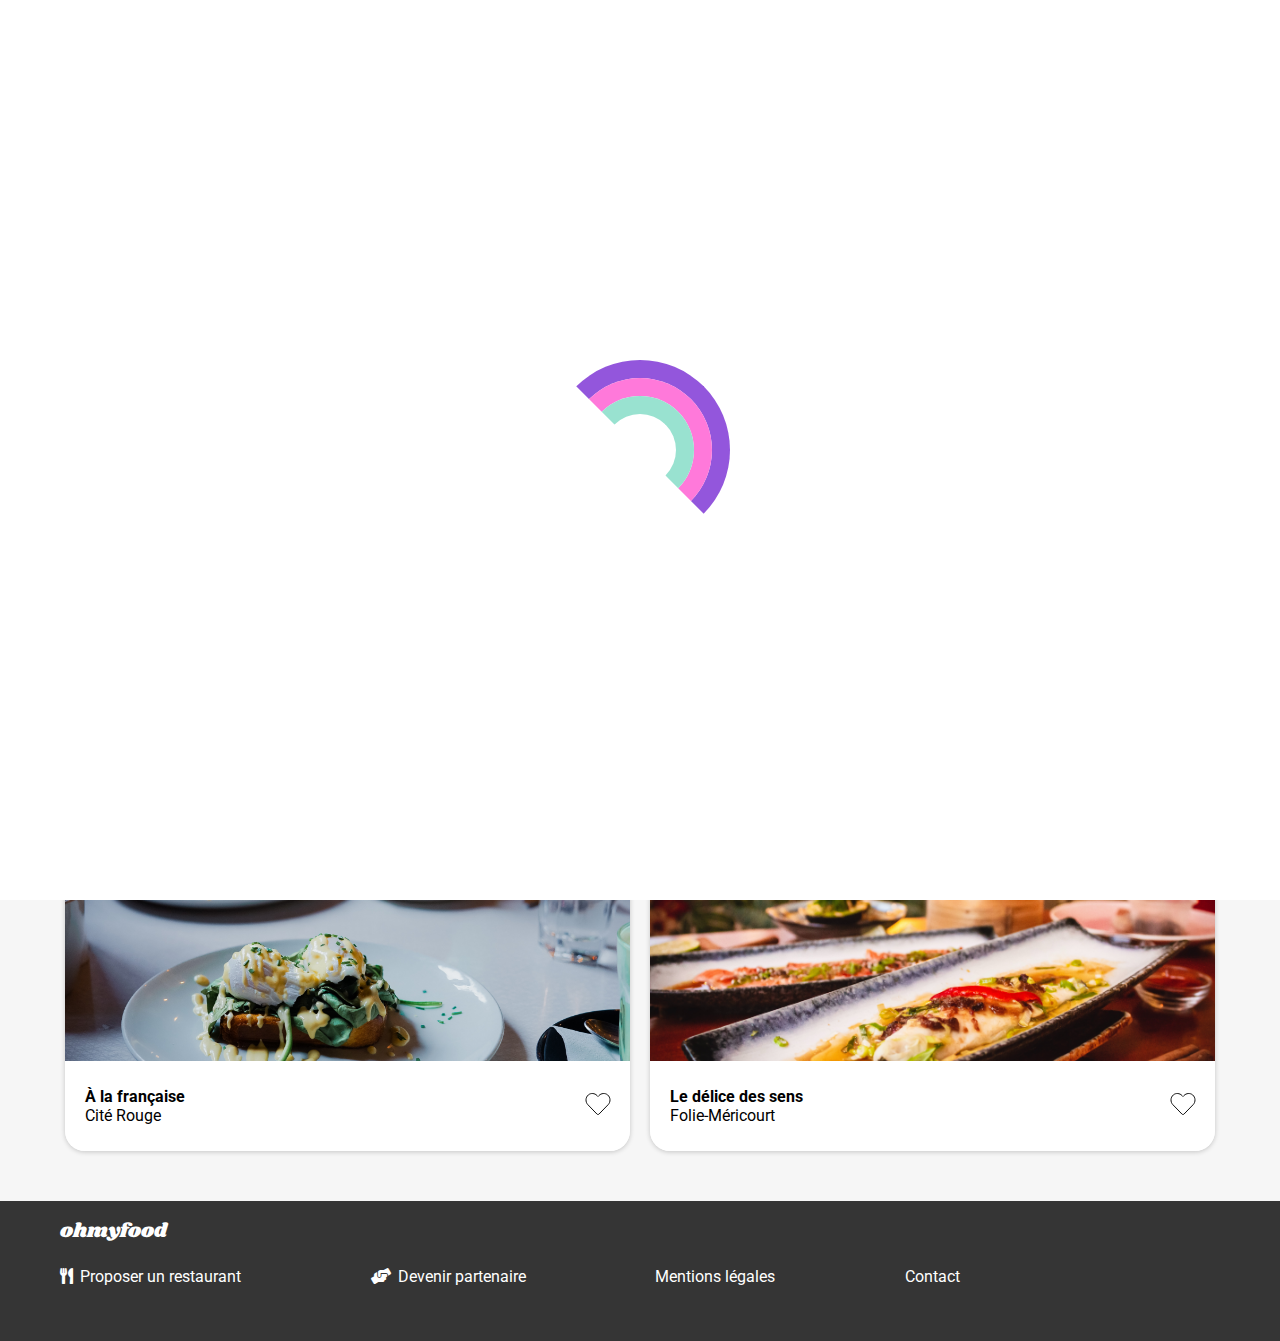
<file: html/index.html>
<!DOCTYPE html>
<html lang="fr">
  <head>
    <meta charset="UTF-8" />
    <meta name="viewport" content="width=device-width, initial-scale=1.0" />
    <title>ohmyfood</title>

    <!-- CSS -->
    <link rel="stylesheet" href="../css/main.css" />
    <!-- Font Awesome -->
    <link
      rel="stylesheet"
      href="https://cdnjs.cloudflare.com/ajax/libs/font-awesome/5.13.1/css/all.min.css"
    />
    <!-- Google Fonts -->
    <link rel="preconnect" href="https://fonts.gstatic.com" />
    <link
      href="https://fonts.googleapis.com/css2?family=Roboto:ital,wght@0,300;0,400;0,500;0,700;1,300;1,400;1,500&amp;display=swap"
      rel="stylesheet"
    />
    <link
      href="https://fonts.googleapis.com/css2?family=Shrikhand&amp;display=swap"
      rel="stylesheet"
    />
  </head>
  <body>
    <!-- Loading spinner -->
    <div class="loader">
      <div class="loader__spinner"></div>
    </div>

    <!-- Logo -->
    <header>
      <div class="header">
        <a href="index.html"><h1 class="header__logo">ohmyfood</h1></a>
      </div>
    </header>

    <!-- Localisation -->
    <main class="main">
      <div class="location">
        <div class="location__icon">
          <i class="fas fa-map-marker-alt"></i>
        </div>
        <div class="location__city">
          <p>Paris, Belleville</p>
        </div>
      </div>

      <!-- Hero section -->
      <section class="hero">
        <div class="hero__container">
          <h2 class="hero__title">Réservez le menu qui vous convient</h2>
          <p class="hero__text">
            Découvrez des restaurants d'exception, séléctionnés par nos soins
          </p>
          <a href="#restaurants">
            <div class="hero__button">
              <p>Explorer nos restaurants</p>
            </div>
          </a>
        </div>
      </section>

      <!-- Process -->
      <section class="process__contain">
        <div class="process">
          <h2 class="process__title">Fonctionnement</h2>
          <div class="process__steps">
            <div class="process__step">
              <div class="process__number">1</div>
              <div class="process__icon"><i class="fas fa-mobile-alt"></i></div>
              <p class="process__text">Choisissez un restaurant</p>
            </div>
            <div class="process__step">
              <div class="process__number">2</div>
              <div class="process__icon"><i class="fas fa-list-ul"></i></div>
              <p class="process__text">Composez votre menu</p>
            </div>
            <div class="process__step">
              <div class="process__number">3</div>
              <div class="process__icon"><i class="fas fa-store"></i></div>
              <p class="process__text">Dégustez au restaurant</p>
            </div>
          </div>
        </div>
      </section>

      <!-- Restaurants -->
      <section class="restaurant" id="restaurants">
        <h2 class="restaurant__title">Restaurants</h2>
        <div class="restaurant__cards">
          <div class="restaurant__card">
            <a href="la-palette-du-gout.html">
              <div class="restaurant__card-image">
                <div class="restaurant__card-new"><p>Nouveau</p></div>
                <img src="../img/restaurant1.jpg" alt="La palette du goût" />
              </div>
            </a>
            <div class="restaurant__block">
              <a href="la-palette-du-gout.html">
                <div class="restaurant__block-info">
                  <div class="restaurant__block-name">La palette du goût</div>
                  <div class="restaurant__block-city">Ménilmontant</div>
                </div>
              </a>
              <div class="restaurant__block-hearts">
                <div class="heart">
                  <svg class="heart-empty" viewBox="0 0 512 512" width="100">
                    <path
                      d="M462.3 62.6C407.5 15.9 326 24.3 275.7 76.2L256 96.5l-19.7-20.3C186.1 24.3 104.5 15.9 49.7 62.6c-62.8 53.6-66.1 149.8-9.9 207.9l193.5 199.8c12.5 12.9 32.8 12.9 45.3 0l193.5-199.8c56.3-58.1 53-154.3-9.8-207.9z"
                    />
                  </svg>
                  <svg class="heart-full" viewBox="0 0 512 512" width="100">
                    <path
                      d="M462.3 62.6C407.5 15.9 326 24.3 275.7 76.2L256 96.5l-19.7-20.3C186.1 24.3 104.5 15.9 49.7 62.6c-62.8 53.6-66.1 149.8-9.9 207.9l193.5 199.8c12.5 12.9 32.8 12.9 45.3 0l193.5-199.8c56.3-58.1 53-154.3-9.8-207.9z"
                    />
                    <defs>
                      <linearGradient id="text-fill">
                        <stop offset="0%" stop-color="#9356DC"></stop>
                        <stop offset="100%" stop-color="#FF79DA"></stop>
                      </linearGradient>
                    </defs>
                  </svg>
                </div>
              </div>
            </div>
          </div>

          <div class="restaurant__card">
            <a href="la-note-enchantee.html">
              <div class="restaurant__card-image">
                <img src="../img/restaurant2.jpg" alt="La note enchantée" />
                <div class="restaurant__card-new"><p>Nouveau</p></div>
              </div>
            </a>
            <div class="restaurant__block">
              <a href="la-note-enchantee.html">
                <div class="restaurant__block-info">
                  <div class="restaurant__block-name">La note enchantée</div>
                  <div class="restaurant__block-city">Charonne</div>
                </div>
              </a>
              <div class="restaurant__block-hearts">
                <div class="heart">
                  <svg class="heart-empty" viewBox="0 0 512 512" width="100">
                    <path
                      d="M462.3 62.6C407.5 15.9 326 24.3 275.7 76.2L256 96.5l-19.7-20.3C186.1 24.3 104.5 15.9 49.7 62.6c-62.8 53.6-66.1 149.8-9.9 207.9l193.5 199.8c12.5 12.9 32.8 12.9 45.3 0l193.5-199.8c56.3-58.1 53-154.3-9.8-207.9z"
                    />
                  </svg>
                  <svg class="heart-full" viewBox="0 0 512 512" width="100">
                    <path
                      d="M462.3 62.6C407.5 15.9 326 24.3 275.7 76.2L256 96.5l-19.7-20.3C186.1 24.3 104.5 15.9 49.7 62.6c-62.8 53.6-66.1 149.8-9.9 207.9l193.5 199.8c12.5 12.9 32.8 12.9 45.3 0l193.5-199.8c56.3-58.1 53-154.3-9.8-207.9z"
                    />
                    <defs>
                      <linearGradient id="text-fill-1">
                        <stop offset="0%" stop-color="#9356DC"></stop>
                        <stop offset="100%" stop-color="#FF79DA"></stop>
                      </linearGradient>
                    </defs>
                  </svg>
                </div>
              </div>
            </div>
          </div>

          <div class="restaurant__card">
            <a href="a-la-francaise.html">
              <div class="restaurant__card-image">
                <img src="../img/restaurant3.jpg" alt="À la française" />
              </div>
            </a>
            <div class="restaurant__block">
              <a href="a-la-francaise.html">
                <div class="restaurant__block-info">
                  <div class="restaurant__block-name">À la française</div>
                  <div class="restaurant__block-city">Cité Rouge</div>
                </div>
              </a>
              <div class="restaurant__block-hearts">
                <div class="heart">
                  <svg class="heart-empty" viewBox="0 0 512 512" width="100">
                    <path
                      d="M462.3 62.6C407.5 15.9 326 24.3 275.7 76.2L256 96.5l-19.7-20.3C186.1 24.3 104.5 15.9 49.7 62.6c-62.8 53.6-66.1 149.8-9.9 207.9l193.5 199.8c12.5 12.9 32.8 12.9 45.3 0l193.5-199.8c56.3-58.1 53-154.3-9.8-207.9z"
                    />
                  </svg>
                  <svg class="heart-full" viewBox="0 0 512 512" width="100">
                    <path
                      d="M462.3 62.6C407.5 15.9 326 24.3 275.7 76.2L256 96.5l-19.7-20.3C186.1 24.3 104.5 15.9 49.7 62.6c-62.8 53.6-66.1 149.8-9.9 207.9l193.5 199.8c12.5 12.9 32.8 12.9 45.3 0l193.5-199.8c56.3-58.1 53-154.3-9.8-207.9z"
                    />
                    <defs>
                      <linearGradient id="text-fill-2">
                        <stop offset="0%" stop-color="#9356DC"></stop>
                        <stop offset="100%" stop-color="#FF79DA"></stop>
                      </linearGradient>
                    </defs>
                  </svg>
                </div>
              </div>
            </div>
          </div>

          <div class="restaurant__card">
            <a href="le-delice-des-sens.html">
              <div class="restaurant__card-image">
                <img src="../img/restaurant4.jpg" alt="Le délice des sens" />
              </div>
            </a>
            <div class="restaurant__block">
              <a href="le-delice-des-sens.html">
                <div class="restaurant__block-info">
                  <div class="restaurant__block-name">Le délice des sens</div>
                  <div class="restaurant__block-city">Folie-Méricourt</div>
                </div>
              </a>
              <div class="restaurant__block-hearts">
                <div class="heart">
                  <svg class="heart-empty" viewBox="0 0 512 512" width="100">
                    <path
                      d="M462.3 62.6C407.5 15.9 326 24.3 275.7 76.2L256 96.5l-19.7-20.3C186.1 24.3 104.5 15.9 49.7 62.6c-62.8 53.6-66.1 149.8-9.9 207.9l193.5 199.8c12.5 12.9 32.8 12.9 45.3 0l193.5-199.8c56.3-58.1 53-154.3-9.8-207.9z"
                    />
                  </svg>
                  <svg class="heart-full" viewBox="0 0 512 512" width="100">
                    <path
                      d="M462.3 62.6C407.5 15.9 326 24.3 275.7 76.2L256 96.5l-19.7-20.3C186.1 24.3 104.5 15.9 49.7 62.6c-62.8 53.6-66.1 149.8-9.9 207.9l193.5 199.8c12.5 12.9 32.8 12.9 45.3 0l193.5-199.8c56.3-58.1 53-154.3-9.8-207.9z"
                    />
                    <defs>
                      <linearGradient id="text-fill-3">
                        <stop offset="0%" stop-color="#9356DC"></stop>
                        <stop offset="100%" stop-color="#FF79DA"></stop>
                      </linearGradient>
                    </defs>
                  </svg>
                </div>
              </div>
            </div>
          </div>
        </div>
      </section>
    </main>

    <!-- Footer -->
    <footer class="footer">
      <div class="footer__bloc">
        <div class="logo"><a href="index.html">ohmyfood</a></div>
        <div class="footer__bloc-links">
          <div class="footer__bloc-link">
            <i class="fas fa-utensils"></i>
            <h3 class="footer__bloc-link__title">Proposer un restaurant</h3>
          </div>
          <div class="footer__bloc-link">
            <i class="fas fa-hands-helping"></i>
            <h3 class="footer__bloc-link__title">Devenir partenaire</h3>
          </div>
          <div class="footer__bloc-link">
            <h3 class="footer__bloc-link__title">Mentions légales</h3>
          </div>
          <div class="footer__bloc-link">
            <h3 class="footer__bloc-link__title">
              <a href="mailto:contact@ohmyfood.com">Contact</a>
            </h3>
          </div>
        </div>
      </div>
    </footer>
  </body>
</html>
</file>
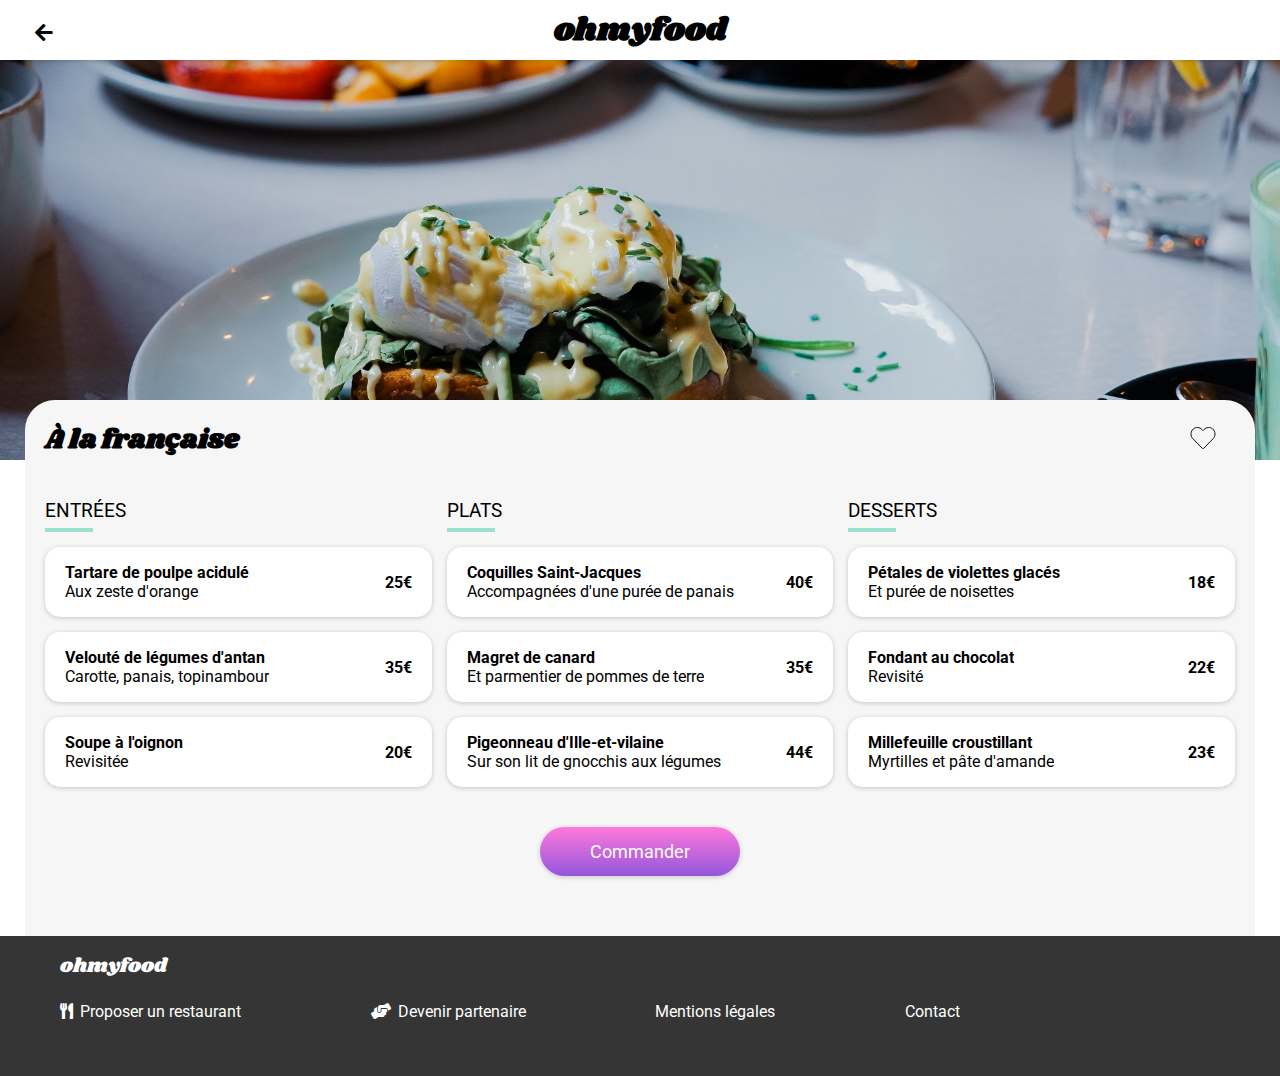
<file: html/a-la-francaise.html>
<!DOCTYPE html>
<html lang="fr">
  <head>
    <meta charset="UTF-8" />
    <meta name="viewport" content="width=device-width, initial-scale=1.0" />
    <title>À la française</title>

    <!-- CSS -->
    <link rel="stylesheet" type="text/css" href="../css/main.css" />
    <!-- Font Awesome -->
    <link
      rel="stylesheet"
      href="https://cdnjs.cloudflare.com/ajax/libs/font-awesome/5.13.1/css/all.min.css"
    />
    <!-- Fonts -->
    <link rel="preconnect" href="https://fonts.gstatic.com" />
    <link
      href="https://fonts.googleapis.com/css2?family=Roboto:ital,wght@0,300;0,400;0,500;0,700;1,300;1,400;1,500&amp;display=swap"
      rel="stylesheet"
    />
    <link
      href="https://fonts.googleapis.com/css2?family=Shrikhand&amp;display=swap"
      rel="stylesheet"
    />
  </head>
  <body>
    <!-- Logo -->
    <header>
      <div class="header">
        <div class="header__arrow-back">
          <a href="index.html"><i class="fas fa-arrow-left"></i></a>
        </div>
        <h1 class="header__logo"><a href="#top">ohmyfood</a></h1>
      </div>
    </header>

    <!-- Image -->
    <div class="img" id="top">
      <img
        class="img__image"
        src="../img/restaurant3.jpg"
        alt="À la française"
      />
    </div>

    <!-- Menu -->
    <section id="menu">
      <div class="menu">
        <div class="menu__header">
          <h2 class="menu__header__title">À la française</h2>
          <div class="menu__header__heart">
            <div class="heart">
              <svg class="heart-empty" viewBox="0 0 512 512" width="100">
                <path
                  d="M462.3 62.6C407.5 15.9 326 24.3 275.7 76.2L256 96.5l-19.7-20.3C186.1 24.3 104.5 15.9 49.7 62.6c-62.8 53.6-66.1 149.8-9.9 207.9l193.5 199.8c12.5 12.9 32.8 12.9 45.3 0l193.5-199.8c56.3-58.1 53-154.3-9.8-207.9z"
                />
              </svg>
              <svg class="heart-full" viewBox="0 0 512 512" width="100">
                <path
                  d="M462.3 62.6C407.5 15.9 326 24.3 275.7 76.2L256 96.5l-19.7-20.3C186.1 24.3 104.5 15.9 49.7 62.6c-62.8 53.6-66.1 149.8-9.9 207.9l193.5 199.8c12.5 12.9 32.8 12.9 45.3 0l193.5-199.8c56.3-58.1 53-154.3-9.8-207.9z"
                />
                <defs>
                  <linearGradient id="text-fill">
                    <stop offset="0%" stop-color="#9356DC"></stop>
                    <stop offset="100%" stop-color="#FF79DA"></stop>
                  </linearGradient>
                </defs>
              </svg>
            </div>
          </div>
        </div>
        <div class="menu__grid">
          <div class="menu__grid__bloc">
            <div class="menu__grid__title"><h3>entrées</h3></div>
            <div class="menu__grid__case" id="case-1">
              <div class="dish-and-price">
                <div class="menu__case__dish">
                  <div class="menu__case__dish-title">
                    <p>Tartare de poulpe acidulé</p>
                  </div>
                  <div class="menu__case__dish-subtitle">
                    <p>Aux zeste d'orange</p>
                  </div>
                </div>
                <div class="menu__case__price">25€</div>
              </div>
              <div class="validation__box">
                <i class="fas fa-check-circle"></i>
              </div>
            </div>
            <div class="menu__grid__case" id="case-2">
              <div class="dish-and-price">
                <div class="menu__case__dish">
                  <div class="menu__case__dish-title">
                    <p>Velouté de légumes d'antan</p>
                  </div>
                  <div class="menu__case__dish-subtitle">
                    <p>Carotte, panais, topinambour</p>
                  </div>
                </div>
                <div class="menu__case__price">35€</div>
              </div>
              <div class="validation__box">
                <i class="fas fa-check-circle"></i>
              </div>
            </div>
            <div class="menu__grid__case" id="case-3">
              <div class="dish-and-price">
                <div class="menu__case__dish">
                  <div class="menu__case__dish-title">
                    <p>Soupe à l'oignon</p>
                  </div>
                  <div class="menu__case__dish-subtitle">
                    <p>Revisitée</p>
                  </div>
                </div>
                <div class="menu__case__price">20€</div>
              </div>
              <div class="validation__box">
                <i class="fas fa-check-circle"></i>
              </div>
            </div>
          </div>
          <div class="menu__grid__bloc">
            <div class="menu__grid__title"><h3>plats</h3></div>
            <div class="menu__grid__case" id="case-1">
              <div class="dish-and-price">
                <div class="menu__case__dish">
                  <div class="menu__case__dish-title">
                    <p>Coquilles Saint-Jacques</p>
                  </div>
                  <div class="menu__case__dish-subtitle">
                    <p>Accompagnées d'une purée de panais</p>
                  </div>
                </div>
                <div class="menu__case__price">40€</div>
              </div>
              <div class="validation__box">
                <i class="fas fa-check-circle"></i>
              </div>
            </div>
            <div class="menu__grid__case" id="case-2">
              <div class="dish-and-price">
                <div class="menu__case__dish">
                  <div class="menu__case__dish-title">
                    <p>Magret de canard</p>
                  </div>
                  <div class="menu__case__dish-subtitle">
                    <p>Et parmentier de pommes de terre</p>
                  </div>
                </div>
                <div class="menu__case__price">35€</div>
              </div>
              <div class="validation__box">
                <i class="fas fa-check-circle"></i>
              </div>
            </div>
            <div class="menu__grid__case" id="case-3">
              <div class="dish-and-price">
                <div class="menu__case__dish">
                  <div class="menu__case__dish-title">
                    <p>Pigeonneau d'Ille-et-vilaine</p>
                  </div>
                  <div class="menu__case__dish-subtitle">
                    <p>Sur son lit de gnocchis aux légumes</p>
                  </div>
                </div>
                <div class="menu__case__price">44€</div>
              </div>
              <div class="validation__box">
                <i class="fas fa-check-circle"></i>
              </div>
            </div>
          </div>
          <div class="menu__grid__bloc">
            <div class="menu__grid__title"><h3>desserts</h3></div>
            <div class="menu__grid__case" id="case-1">
              <div class="dish-and-price">
                <div class="menu__case__dish">
                  <div class="menu__case__dish-title">
                    <p>Pétales de violettes glacés</p>
                  </div>
                  <div class="menu__case__dish-subtitle">
                    <p>Et purée de noisettes</p>
                  </div>
                </div>
                <div class="menu__case__price">18€</div>
              </div>
              <div class="validation__box">
                <i class="fas fa-check-circle"></i>
              </div>
            </div>
            <div class="menu__grid__case" id="case-2">
              <div class="dish-and-price">
                <div class="menu__case__dish">
                  <div class="menu__case__dish-title">
                    <p>Fondant au chocolat</p>
                  </div>
                  <div class="menu__case__dish-subtitle">
                    <p>Revisité</p>
                  </div>
                </div>
                <div class="menu__case__price">22€</div>
              </div>
              <div class="validation__box">
                <i class="fas fa-check-circle"></i>
              </div>
            </div>
            <div class="menu__grid__case" id="case-3">
              <div class="dish-and-price">
                <div class="menu__case__dish">
                  <div class="menu__case__dish-title">
                    <p>Millefeuille croustillant</p>
                  </div>
                  <div class="menu__case__dish-subtitle">
                    <p>Myrtilles et pâte d'amande</p>
                  </div>
                </div>
                <div class="menu__case__price">23€</div>
              </div>
              <div class="validation__box">
                <i class="fas fa-check-circle"></i>
              </div>
            </div>
          </div>
        </div>
        <div class="menu__contain-button">
          <div class="menu__button">Commander</div>
        </div>
      </div>
    </section>

    <footer class="footer">
      <div class="footer__bloc">
        <div class="logo"><a href="index.html">ohmyfood</a></div>
        <div class="footer__bloc-links">
          <div class="footer__bloc-link">
            <i class="fas fa-utensils"></i>
            <h3 class="footer__bloc-link__title">Proposer un restaurant</h3>
          </div>
          <div class="footer__bloc-link">
            <i class="fas fa-hands-helping"></i>
            <h3 class="footer__bloc-link__title">Devenir partenaire</h3>
          </div>
          <div class="footer__bloc-link">
            <h3 class="footer__bloc-link__title">Mentions légales</h3>
          </div>
          <div class="footer__bloc-link">
            <h3 class="footer__bloc-link__title">
              <a href="mailto:contact@ohmyfood.com">Contact</a>
            </h3>
          </div>
        </div>
      </div>
    </footer>
  </body>
</html>
</file>
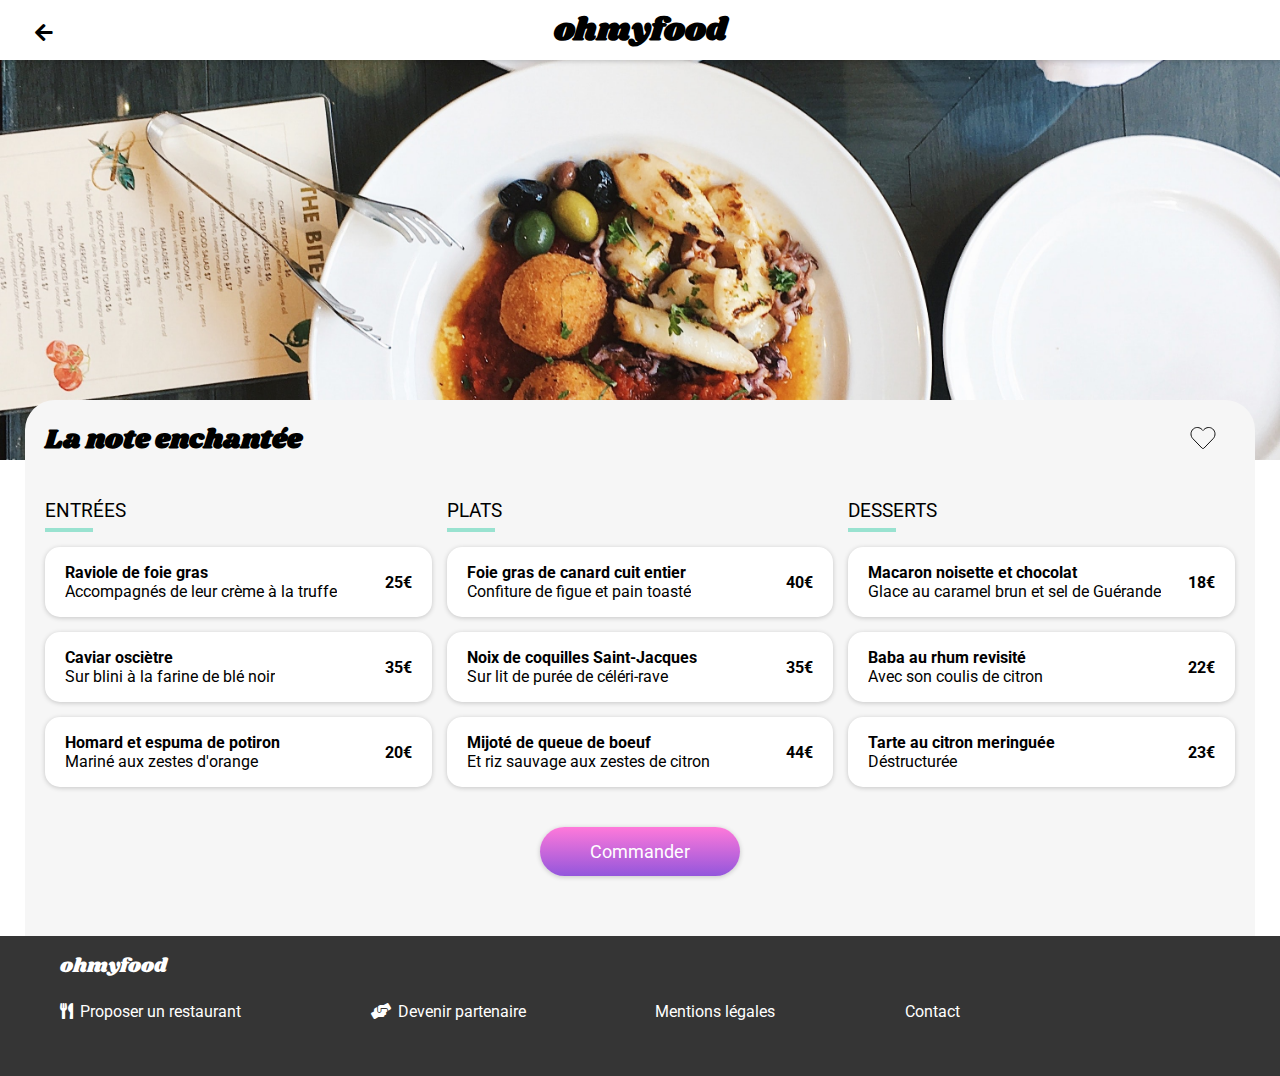
<file: html/la-note-enchantee.html>
<!DOCTYPE html>
<html lang="fr">
  <head>
    <meta charset="UTF-8" />
    <meta name="viewport" content="width=device-width, initial-scale=1.0" />
    <title>La note enchantée</title>

    <!-- CSS -->
    <link rel="stylesheet" type="text/css" href="../css/main.css" />
    <!-- Font Awesome -->
    <link
      rel="stylesheet"
      href="https://cdnjs.cloudflare.com/ajax/libs/font-awesome/5.13.1/css/all.min.css"
    />
    <!-- Fonts -->
    <link rel="preconnect" href="https://fonts.gstatic.com" />
    <link
      href="https://fonts.googleapis.com/css2?family=Roboto:ital,wght@0,300;0,400;0,500;0,700;1,300;1,400;1,500&amp;display=swap"
      rel="stylesheet"
    />
    <link
      href="https://fonts.googleapis.com/css2?family=Shrikhand&amp;display=swap"
      rel="stylesheet"
    />
  </head>
  <body>
    <!-- Logo -->
    <header>
      <div class="header">
        <div class="header__arrow-back">
          <a href="index.html"><i class="fas fa-arrow-left"></i></a>
        </div>
        <h1 class="header__logo"><a href="#top">ohmyfood</a></h1>
      </div>
    </header>

    <!-- Image -->
    <div class="img" id="top">
      <img
        class="img__image"
        src="../img/restaurant2.jpg"
        alt="La note enchantée"
      />
    </div>

    <!-- Menu -->
    <section id="menu">
      <div class="menu">
        <div class="menu__header">
          <h2 class="menu__header__title">La note enchantée</h2>
          <div class="menu__header__heart">
            <div class="heart">
              <svg class="heart-empty" viewBox="0 0 512 512" width="100">
                <path
                  d="M462.3 62.6C407.5 15.9 326 24.3 275.7 76.2L256 96.5l-19.7-20.3C186.1 24.3 104.5 15.9 49.7 62.6c-62.8 53.6-66.1 149.8-9.9 207.9l193.5 199.8c12.5 12.9 32.8 12.9 45.3 0l193.5-199.8c56.3-58.1 53-154.3-9.8-207.9z"
                />
              </svg>
              <svg class="heart-full" viewBox="0 0 512 512" width="100">
                <path
                  d="M462.3 62.6C407.5 15.9 326 24.3 275.7 76.2L256 96.5l-19.7-20.3C186.1 24.3 104.5 15.9 49.7 62.6c-62.8 53.6-66.1 149.8-9.9 207.9l193.5 199.8c12.5 12.9 32.8 12.9 45.3 0l193.5-199.8c56.3-58.1 53-154.3-9.8-207.9z"
                />
                <defs>
                  <linearGradient id="text-fill">
                    <stop offset="0%" stop-color="#9356DC"></stop>
                    <stop offset="100%" stop-color="#FF79DA"></stop>
                  </linearGradient>
                </defs>
              </svg>
            </div>
          </div>
        </div>
        <div class="menu__grid">
          <div class="menu__grid__bloc">
            <div class="menu__grid__title"><h3>entrées</h3></div>
            <div class="menu__grid__case" id="case-1">
              <div class="dish-and-price">
                <div class="menu__case__dish">
                  <div class="menu__case__dish-title">
                    <p>Raviole de foie gras</p>
                  </div>
                  <div class="menu__case__dish-subtitle">
                    <p>Accompagnés de leur crème à la truffe</p>
                  </div>
                </div>
                <div class="menu__case__price">25€</div>
              </div>
              <div class="validation__box">
                <i class="fas fa-check-circle"></i>
              </div>
            </div>
            <div class="menu__grid__case" id="case-2">
              <div class="dish-and-price">
                <div class="menu__case__dish">
                  <div class="menu__case__dish-title">
                    <p>Caviar osciètre</p>
                  </div>
                  <div class="menu__case__dish-subtitle">
                    <p>Sur blini à la farine de blé noir</p>
                  </div>
                </div>
                <div class="menu__case__price">35€</div>
              </div>
              <div class="validation__box">
                <i class="fas fa-check-circle"></i>
              </div>
            </div>
            <div class="menu__grid__case" id="case-3">
              <div class="dish-and-price">
                <div class="menu__case__dish">
                  <div class="menu__case__dish-title">
                    <p>Homard et espuma de potiron</p>
                  </div>
                  <div class="menu__case__dish-subtitle">
                    <p>Mariné aux zestes d'orange</p>
                  </div>
                </div>
                <div class="menu__case__price">20€</div>
              </div>
              <div class="validation__box">
                <i class="fas fa-check-circle"></i>
              </div>
            </div>
          </div>
          <div class="menu__grid__bloc">
            <div class="menu__grid__title"><h3>plats</h3></div>
            <div class="menu__grid__case" id="case-1">
              <div class="dish-and-price">
                <div class="menu__case__dish">
                  <div class="menu__case__dish-title">
                    <p>Foie gras de canard cuit entier</p>
                  </div>
                  <div class="menu__case__dish-subtitle">
                    <p>Confiture de figue et pain toasté</p>
                  </div>
                </div>
                <div class="menu__case__price">40€</div>
              </div>
              <div class="validation__box">
                <i class="fas fa-check-circle"></i>
              </div>
            </div>
            <div class="menu__grid__case" id="case-2">
              <div class="dish-and-price">
                <div class="menu__case__dish">
                  <div class="menu__case__dish-title">
                    <p>Noix de coquilles Saint-Jacques</p>
                  </div>
                  <div class="menu__case__dish-subtitle">
                    <p>Sur lit de purée de céléri-rave</p>
                  </div>
                </div>
                <div class="menu__case__price">35€</div>
              </div>
              <div class="validation__box">
                <i class="fas fa-check-circle"></i>
              </div>
            </div>
            <div class="menu__grid__case" id="case-3">
              <div class="dish-and-price">
                <div class="menu__case__dish">
                  <div class="menu__case__dish-title">
                    <p>Mijoté de queue de boeuf</p>
                  </div>
                  <div class="menu__case__dish-subtitle">
                    <p>Et riz sauvage aux zestes de citron</p>
                  </div>
                </div>
                <div class="menu__case__price">44€</div>
              </div>
              <div class="validation__box">
                <i class="fas fa-check-circle"></i>
              </div>
            </div>
          </div>
          <div class="menu__grid__bloc">
            <div class="menu__grid__title"><h3>desserts</h3></div>
            <div class="menu__grid__case" id="case-1">
              <div class="dish-and-price">
                <div class="menu__case__dish">
                  <div class="menu__case__dish-title">
                    <p>Macaron noisette et chocolat</p>
                  </div>
                  <div class="menu__case__dish-subtitle">
                    <p>Glace au caramel brun et sel de Guérande</p>
                  </div>
                </div>
                <div class="menu__case__price">18€</div>
              </div>
              <div class="validation__box">
                <i class="fas fa-check-circle"></i>
              </div>
            </div>
            <div class="menu__grid__case" id="case-2">
              <div class="dish-and-price">
                <div class="menu__case__dish">
                  <div class="menu__case__dish-title">
                    <p>Baba au rhum revisité</p>
                  </div>
                  <div class="menu__case__dish-subtitle">
                    <p>Avec son coulis de citron</p>
                  </div>
                </div>
                <div class="menu__case__price">22€</div>
              </div>
              <div class="validation__box">
                <i class="fas fa-check-circle"></i>
              </div>
            </div>
            <div class="menu__grid__case" id="case-3">
              <div class="dish-and-price">
                <div class="menu__case__dish">
                  <div class="menu__case__dish-title">
                    <p>Tarte au citron meringuée</p>
                  </div>
                  <div class="menu__case__dish-subtitle">
                    <p>Déstructurée</p>
                  </div>
                </div>
                <div class="menu__case__price">23€</div>
              </div>
              <div class="validation__box">
                <i class="fas fa-check-circle"></i>
              </div>
            </div>
          </div>
        </div>
        <div class="menu__contain-button">
          <div class="menu__button">Commander</div>
        </div>
      </div>
    </section>

    <footer class="footer">
      <div class="footer__bloc">
        <div class="logo"><a href="index.html">ohmyfood</a></div>
        <div class="footer__bloc-links">
          <div class="footer__bloc-link">
            <i class="fas fa-utensils"></i>
            <h3 class="footer__bloc-link__title">Proposer un restaurant</h3>
          </div>
          <div class="footer__bloc-link">
            <i class="fas fa-hands-helping"></i>
            <h3 class="footer__bloc-link__title">Devenir partenaire</h3>
          </div>
          <div class="footer__bloc-link">
            <h3 class="footer__bloc-link__title">Mentions légales</h3>
          </div>
          <div class="footer__bloc-link">
            <h3 class="footer__bloc-link__title">
              <a href="mailto:contact@ohmyfood.com">Contact</a>
            </h3>
          </div>
        </div>
      </div>
    </footer>
  </body>
</html>
</file>
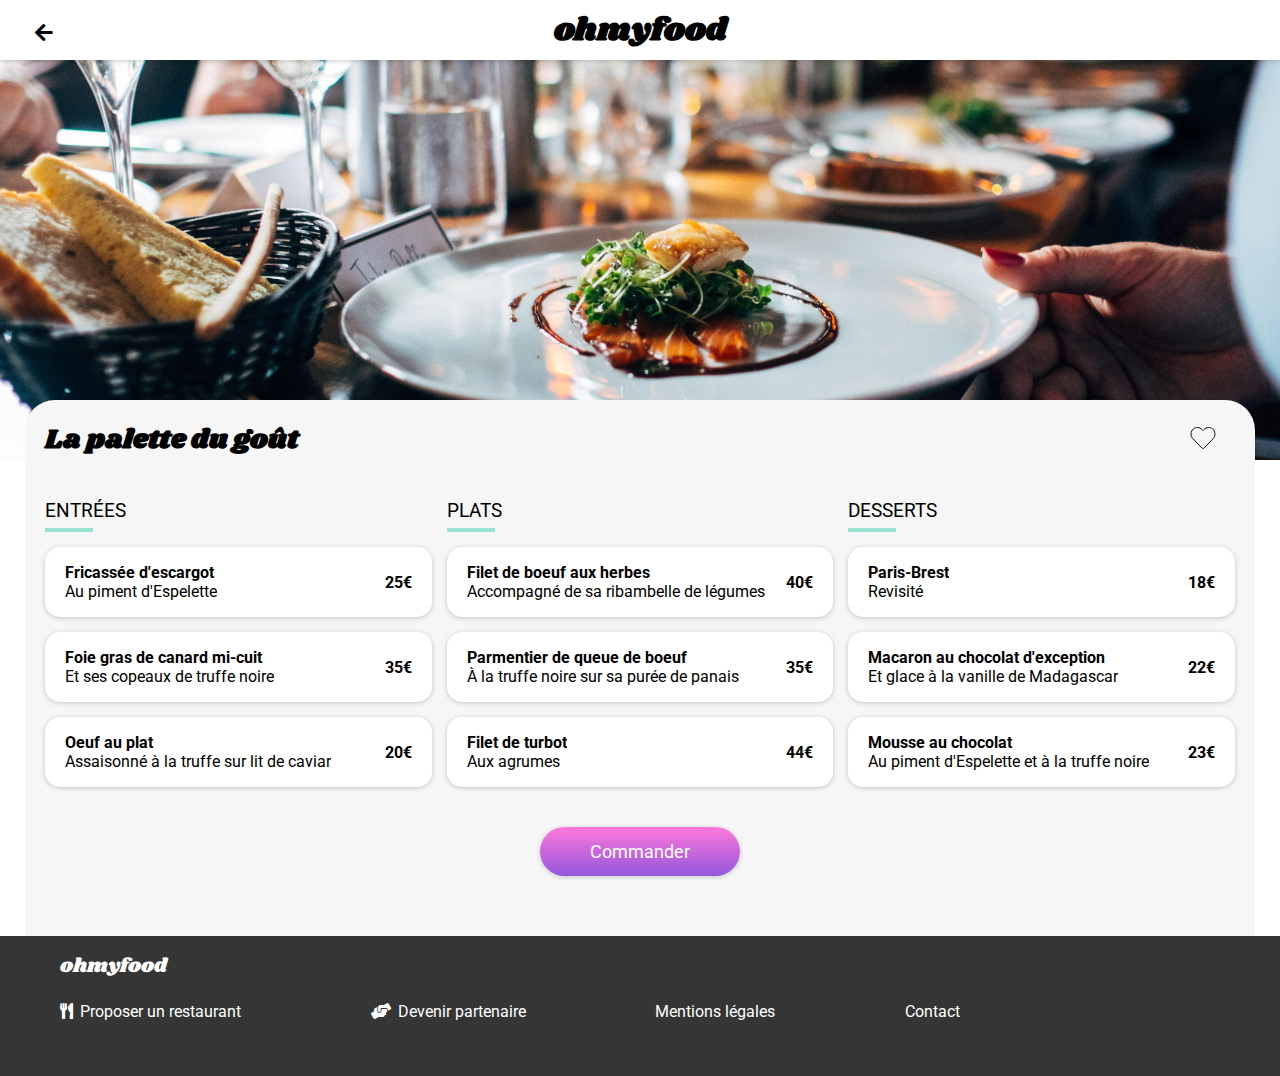
<file: html/la-palette-du-gout.html>
<!DOCTYPE html>
<html lang="fr">
  <head>
    <meta charset="UTF-8" />
    <meta name="viewport" content="width=device-width, initial-scale=1.0" />
    <title>La palette du goût</title>

    <!-- CSS -->
    <link rel="stylesheet" type="text/css" href="../css/main.css" />
    <!-- Font Awesome -->
    <link
      rel="stylesheet"
      href="https://cdnjs.cloudflare.com/ajax/libs/font-awesome/5.13.1/css/all.min.css"
    />
    <!-- Fonts -->
    <link rel="preconnect" href="https://fonts.gstatic.com" />
    <link
      href="https://fonts.googleapis.com/css2?family=Roboto:ital,wght@0,300;0,400;0,500;0,700;1,300;1,400;1,500&amp;display=swap"
      rel="stylesheet"
    />
    <link
      href="https://fonts.googleapis.com/css2?family=Shrikhand&amp;display=swap"
      rel="stylesheet"
    />
  </head>
  <body>
    <!-- Logo -->
    <header>
      <div class="header">
        <div class="header__arrow-back">
          <a href="index.html"><i class="fas fa-arrow-left"></i></a>
        </div>
        <h1 class="header__logo"><a href="#top">ohmyfood</a></h1>
      </div>
    </header>

    <!-- Image -->
    <div class="img" id="top">
      <img
        class="img__image"
        src="../img/restaurant1.jpg"
        alt="La palette du goût"
      />
    </div>

    <!-- Menu -->
    <section id="menu">
      <div class="menu">
        <div class="menu__header">
          <h2 class="menu__header__title">La palette du goût</h2>
          <div class="menu__header__heart">
            <div class="heart">
              <svg class="heart-empty" viewBox="0 0 512 512" width="100">
                <path
                  d="M462.3 62.6C407.5 15.9 326 24.3 275.7 76.2L256 96.5l-19.7-20.3C186.1 24.3 104.5 15.9 49.7 62.6c-62.8 53.6-66.1 149.8-9.9 207.9l193.5 199.8c12.5 12.9 32.8 12.9 45.3 0l193.5-199.8c56.3-58.1 53-154.3-9.8-207.9z"
                />
              </svg>
              <svg class="heart-full" viewBox="0 0 512 512" width="100">
                <path
                  d="M462.3 62.6C407.5 15.9 326 24.3 275.7 76.2L256 96.5l-19.7-20.3C186.1 24.3 104.5 15.9 49.7 62.6c-62.8 53.6-66.1 149.8-9.9 207.9l193.5 199.8c12.5 12.9 32.8 12.9 45.3 0l193.5-199.8c56.3-58.1 53-154.3-9.8-207.9z"
                />
                <defs>
                  <linearGradient id="text-fill">
                    <stop offset="0%" stop-color="#9356DC"></stop>
                    <stop offset="100%" stop-color="#FF79DA"></stop>
                  </linearGradient>
                </defs>
              </svg>
            </div>
          </div>
        </div>
        <div class="menu__grid">
          <div class="menu__grid__bloc">
            <div class="menu__grid__title"><h3>entrées</h3></div>
            <div class="menu__grid__case" id="case-1">
              <div class="dish-and-price">
                <div class="menu__case__dish">
                  <div class="menu__case__dish-title">
                    <p>Fricassée d'escargot</p>
                  </div>
                  <div class="menu__case__dish-subtitle">
                    <p>Au piment d'Espelette</p>
                  </div>
                </div>
                <div class="menu__case__price">25€</div>
              </div>
              <div class="validation__box">
                <i class="fas fa-check-circle"></i>
              </div>
            </div>
            <div class="menu__grid__case" id="case-2">
              <div class="dish-and-price">
                <div class="menu__case__dish">
                  <div class="menu__case__dish-title">
                    <p>Foie gras de canard mi-cuit</p>
                  </div>
                  <div class="menu__case__dish-subtitle">
                    <p>Et ses copeaux de truffe noire</p>
                  </div>
                </div>
                <div class="menu__case__price">35€</div>
              </div>
              <div class="validation__box">
                <i class="fas fa-check-circle"></i>
              </div>
            </div>
            <div class="menu__grid__case" id="case-3">
              <div class="dish-and-price">
                <div class="menu__case__dish">
                  <div class="menu__case__dish-title">
                    <p>Oeuf au plat</p>
                  </div>
                  <div class="menu__case__dish-subtitle">
                    <p>Assaisonné à la truffe sur lit de caviar</p>
                  </div>
                </div>
                <div class="menu__case__price">20€</div>
              </div>
              <div class="validation__box">
                <i class="fas fa-check-circle"></i>
              </div>
            </div>
          </div>
          <div class="menu__grid__bloc">
            <div class="menu__grid__title"><h3>plats</h3></div>
            <div class="menu__grid__case" id="case-1">
              <div class="dish-and-price">
                <div class="menu__case__dish">
                  <div class="menu__case__dish-title">
                    <p>Filet de boeuf aux herbes</p>
                  </div>
                  <div class="menu__case__dish-subtitle">
                    <p>Accompagné de sa ribambelle de légumes</p>
                  </div>
                </div>
                <div class="menu__case__price">40€</div>
              </div>
              <div class="validation__box">
                <i class="fas fa-check-circle"></i>
              </div>
            </div>
            <div class="menu__grid__case" id="case-2">
              <div class="dish-and-price">
                <div class="menu__case__dish">
                  <div class="menu__case__dish-title">
                    <p>Parmentier de queue de boeuf</p>
                  </div>
                  <div class="menu__case__dish-subtitle">
                    <p>À la truffe noire sur sa purée de panais</p>
                  </div>
                </div>
                <div class="menu__case__price">35€</div>
              </div>
              <div class="validation__box">
                <i class="fas fa-check-circle"></i>
              </div>
            </div>
            <div class="menu__grid__case" id="case-3">
              <div class="dish-and-price">
                <div class="menu__case__dish">
                  <div class="menu__case__dish-title">
                    <p>Filet de turbot</p>
                  </div>
                  <div class="menu__case__dish-subtitle">
                    <p>Aux agrumes</p>
                  </div>
                </div>
                <div class="menu__case__price">44€</div>
              </div>
              <div class="validation__box">
                <i class="fas fa-check-circle"></i>
              </div>
            </div>
          </div>
          <div class="menu__grid__bloc">
            <div class="menu__grid__title"><h3>desserts</h3></div>
            <div class="menu__grid__case" id="case-1">
              <div class="dish-and-price">
                <div class="menu__case__dish">
                  <div class="menu__case__dish-title">
                    <p>Paris-Brest</p>
                  </div>
                  <div class="menu__case__dish-subtitle">
                    <p>Revisité</p>
                  </div>
                </div>
                <div class="menu__case__price">18€</div>
              </div>
              <div class="validation__box">
                <i class="fas fa-check-circle"></i>
              </div>
            </div>
            <div class="menu__grid__case" id="case-2">
              <div class="dish-and-price">
                <div class="menu__case__dish">
                  <div class="menu__case__dish-title">
                    <p>Macaron au chocolat d'exception</p>
                  </div>
                  <div class="menu__case__dish-subtitle">
                    <p>Et glace à la vanille de Madagascar</p>
                  </div>
                </div>
                <div class="menu__case__price">22€</div>
              </div>
              <div class="validation__box">
                <i class="fas fa-check-circle"></i>
              </div>
            </div>
            <div class="menu__grid__case" id="case-3">
              <div class="dish-and-price">
                <div class="menu__case__dish">
                  <div class="menu__case__dish-title">
                    <p>Mousse au chocolat</p>
                  </div>
                  <div class="menu__case__dish-subtitle">
                    <p>Au piment d'Espelette et à la truffe noire</p>
                  </div>
                </div>
                <div class="menu__case__price">23€</div>
              </div>
              <div class="validation__box">
                <i class="fas fa-check-circle"></i>
              </div>
            </div>
          </div>
        </div>
        <div class="menu__contain-button">
          <div class="menu__button">Commander</div>
        </div>
      </div>
    </section>

    <footer class="footer">
      <div class="footer__bloc">
        <div class="logo"><a href="index.html">ohmyfood</a></div>
        <div class="footer__bloc-links">
          <div class="footer__bloc-link">
            <i class="fas fa-utensils"></i>
            <h3 class="footer__bloc-link__title">Proposer un restaurant</h3>
          </div>
          <div class="footer__bloc-link">
            <i class="fas fa-hands-helping"></i>
            <h3 class="footer__bloc-link__title">Devenir partenaire</h3>
          </div>
          <div class="footer__bloc-link">
            <h3 class="footer__bloc-link__title">Mentions légales</h3>
          </div>
          <div class="footer__bloc-link">
            <h3 class="footer__bloc-link__title">
              <a href="mailto:contact@ohmyfood.com">Contact</a>
            </h3>
          </div>
        </div>
      </div>
    </footer>
  </body>
</html>
</file>
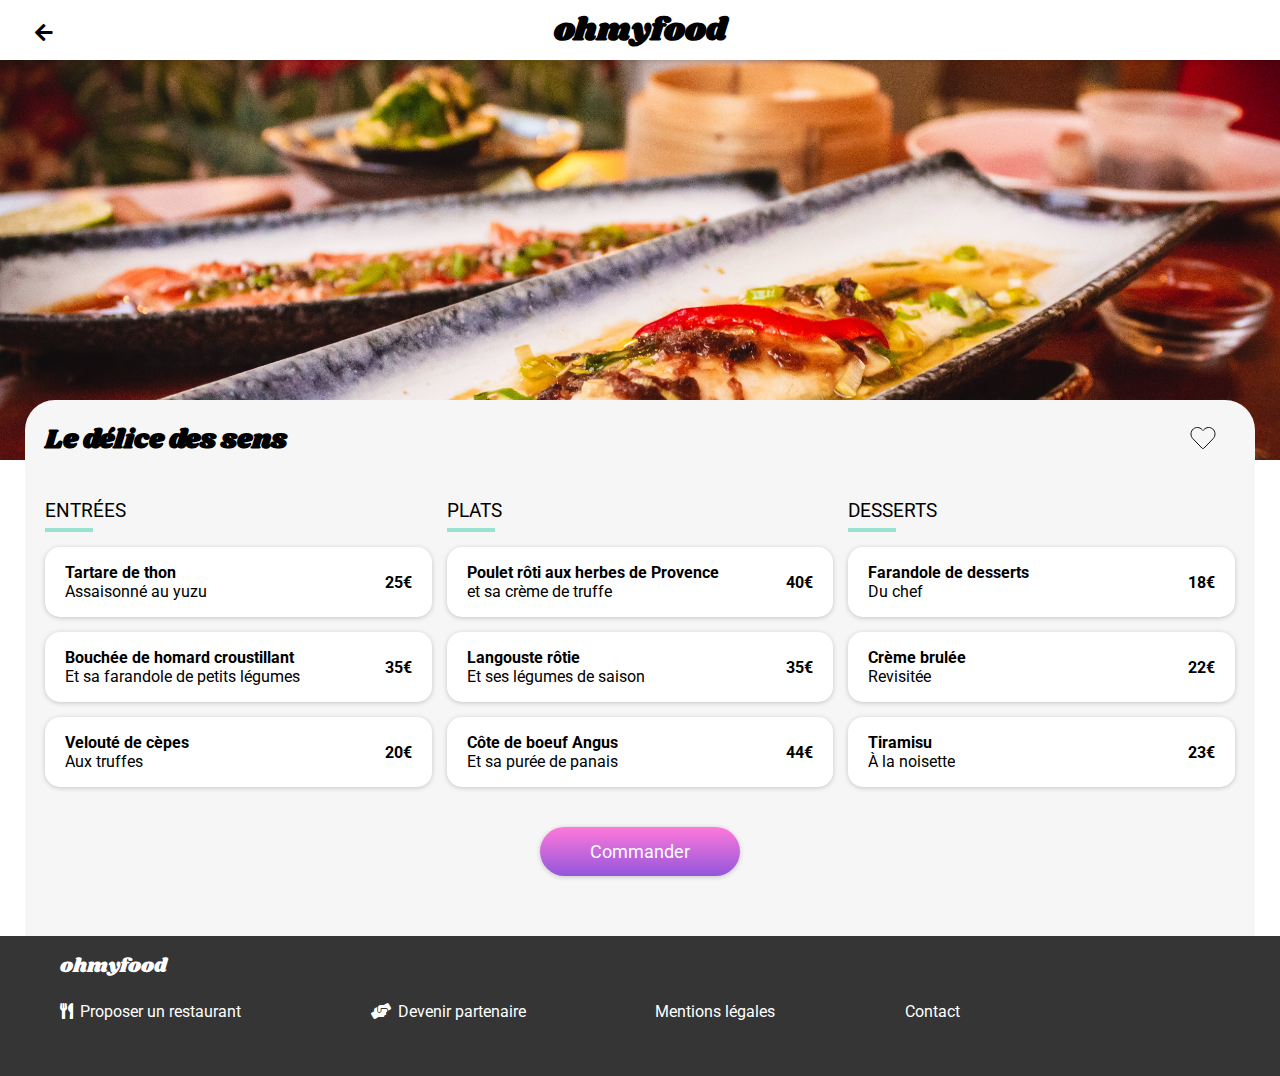
<file: html/le-delice-des-sens.html>
<!DOCTYPE html>
<html lang="fr">
  <head>
    <meta charset="UTF-8" />
    <meta name="viewport" content="width=device-width, initial-scale=1.0" />
    <title>Le délice des sens</title>

    <!-- CSS -->
    <link rel="stylesheet" type="text/css" href="../css/main.css" />
    <!-- Font Awesome -->
    <link
      rel="stylesheet"
      href="https://cdnjs.cloudflare.com/ajax/libs/font-awesome/5.13.1/css/all.min.css"
    />
    <!-- Fonts -->
    <link rel="preconnect" href="https://fonts.gstatic.com" />
    <link
      href="https://fonts.googleapis.com/css2?family=Roboto:ital,wght@0,300;0,400;0,500;0,700;1,300;1,400;1,500&amp;display=swap"
      rel="stylesheet"
    />
    <link
      href="https://fonts.googleapis.com/css2?family=Shrikhand&amp;display=swap"
      rel="stylesheet"
    />
  </head>
  <body>
    <!-- Logo -->
    <header>
      <div class="header">
        <div class="header__arrow-back">
          <a href="index.html"><i class="fas fa-arrow-left"></i></a>
        </div>
        <h1 class="header__logo"><a href="#top">ohmyfood</a></h1>
      </div>
    </header>

    <!-- Image -->
    <div class="img" id="top">
      <img
        class="img__image"
        src="../img/restaurant4.jpg"
        alt="Le délice des sens"
      />
    </div>

    <!-- Menu -->
    <section id="menu">
      <div class="menu">
        <div class="menu__header">
          <h2 class="menu__header__title">Le délice des sens</h2>
          <div class="menu__header__heart">
            <div class="heart">
              <svg class="heart-empty" viewBox="0 0 512 512" width="100">
                <path
                  d="M462.3 62.6C407.5 15.9 326 24.3 275.7 76.2L256 96.5l-19.7-20.3C186.1 24.3 104.5 15.9 49.7 62.6c-62.8 53.6-66.1 149.8-9.9 207.9l193.5 199.8c12.5 12.9 32.8 12.9 45.3 0l193.5-199.8c56.3-58.1 53-154.3-9.8-207.9z"
                />
              </svg>
              <svg class="heart-full" viewBox="0 0 512 512" width="100">
                <path
                  d="M462.3 62.6C407.5 15.9 326 24.3 275.7 76.2L256 96.5l-19.7-20.3C186.1 24.3 104.5 15.9 49.7 62.6c-62.8 53.6-66.1 149.8-9.9 207.9l193.5 199.8c12.5 12.9 32.8 12.9 45.3 0l193.5-199.8c56.3-58.1 53-154.3-9.8-207.9z"
                />
                <defs>
                  <linearGradient id="text-fill">
                    <stop offset="0%" stop-color="#9356DC"></stop>
                    <stop offset="100%" stop-color="#FF79DA"></stop>
                  </linearGradient>
                </defs>
              </svg>
            </div>
          </div>
        </div>
        <div class="menu__grid">
          <div class="menu__grid__bloc">
            <div class="menu__grid__title"><h3>entrées</h3></div>
            <div class="menu__grid__case" id="case-1">
              <div class="dish-and-price">
                <div class="menu__case__dish">
                  <div class="menu__case__dish-title">
                    <p>Tartare de thon</p>
                  </div>
                  <div class="menu__case__dish-subtitle">
                    <p>Assaisonné au yuzu</p>
                  </div>
                </div>
                <div class="menu__case__price">25€</div>
              </div>
              <div class="validation__box">
                <i class="fas fa-check-circle"></i>
              </div>
            </div>
            <div class="menu__grid__case" id="case-2">
              <div class="dish-and-price">
                <div class="menu__case__dish">
                  <div class="menu__case__dish-title">
                    <p>Bouchée de homard croustillant</p>
                  </div>
                  <div class="menu__case__dish-subtitle">
                    <p>Et sa farandole de petits légumes</p>
                  </div>
                </div>
                <div class="menu__case__price">35€</div>
              </div>
              <div class="validation__box">
                <i class="fas fa-check-circle"></i>
              </div>
            </div>
            <div class="menu__grid__case" id="case-3">
              <div class="dish-and-price">
                <div class="menu__case__dish">
                  <div class="menu__case__dish-title">
                    <p>Velouté de cèpes</p>
                  </div>
                  <div class="menu__case__dish-subtitle">
                    <p>Aux truffes</p>
                  </div>
                </div>
                <div class="menu__case__price">20€</div>
              </div>
              <div class="validation__box">
                <i class="fas fa-check-circle"></i>
              </div>
            </div>
          </div>
          <div class="menu__grid__bloc">
            <div class="menu__grid__title"><h3>plats</h3></div>
            <div class="menu__grid__case" id="case-1">
              <div class="dish-and-price">
                <div class="menu__case__dish">
                  <div class="menu__case__dish-title">
                    <p>Poulet rôti aux herbes de Provence</p>
                  </div>
                  <div class="menu__case__dish-subtitle">
                    <p>et sa crème de truffe</p>
                  </div>
                </div>
                <div class="menu__case__price">40€</div>
              </div>
              <div class="validation__box">
                <i class="fas fa-check-circle"></i>
              </div>
            </div>
            <div class="menu__grid__case" id="case-2">
              <div class="dish-and-price">
                <div class="menu__case__dish">
                  <div class="menu__case__dish-title">
                    <p>Langouste rôtie</p>
                  </div>
                  <div class="menu__case__dish-subtitle">
                    <p>Et ses légumes de saison</p>
                  </div>
                </div>
                <div class="menu__case__price">35€</div>
              </div>
              <div class="validation__box">
                <i class="fas fa-check-circle"></i>
              </div>
            </div>
            <div class="menu__grid__case" id="case-3">
              <div class="dish-and-price">
                <div class="menu__case__dish">
                  <div class="menu__case__dish-title">
                    <p>Côte de boeuf Angus</p>
                  </div>
                  <div class="menu__case__dish-subtitle">
                    <p>Et sa purée de panais</p>
                  </div>
                </div>
                <div class="menu__case__price">44€</div>
              </div>
              <div class="validation__box">
                <i class="fas fa-check-circle"></i>
              </div>
            </div>
          </div>
          <div class="menu__grid__bloc">
            <div class="menu__grid__title"><h3>desserts</h3></div>
            <div class="menu__grid__case" id="case-1">
              <div class="dish-and-price">
                <div class="menu__case__dish">
                  <div class="menu__case__dish-title">
                    <p>Farandole de desserts</p>
                  </div>
                  <div class="menu__case__dish-subtitle">
                    <p>Du chef</p>
                  </div>
                </div>
                <div class="menu__case__price">18€</div>
              </div>
              <div class="validation__box">
                <i class="fas fa-check-circle"></i>
              </div>
            </div>
            <div class="menu__grid__case" id="case-2">
              <div class="dish-and-price">
                <div class="menu__case__dish">
                  <div class="menu__case__dish-title">
                    <p>Crème brulée</p>
                  </div>
                  <div class="menu__case__dish-subtitle">
                    <p>Revisitée</p>
                  </div>
                </div>
                <div class="menu__case__price">22€</div>
              </div>
              <div class="validation__box">
                <i class="fas fa-check-circle"></i>
              </div>
            </div>
            <div class="menu__grid__case" id="case-3">
              <div class="dish-and-price">
                <div class="menu__case__dish">
                  <div class="menu__case__dish-title">
                    <p>Tiramisu</p>
                  </div>
                  <div class="menu__case__dish-subtitle">
                    <p>À la noisette</p>
                  </div>
                </div>
                <div class="menu__case__price">23€</div>
              </div>
              <div class="validation__box">
                <i class="fas fa-check-circle"></i>
              </div>
            </div>
          </div>
        </div>
        <div class="menu__contain-button">
          <div class="menu__button">Commander</div>
        </div>
      </div>
    </section>

    <footer class="footer">
      <div class="footer__bloc">
        <div class="logo"><a href="index.html">ohmyfood</a></div>
        <div class="footer__bloc-links">
          <div class="footer__bloc-link">
            <i class="fas fa-utensils"></i>
            <h3 class="footer__bloc-link__title">Proposer un restaurant</h3>
          </div>
          <div class="footer__bloc-link">
            <i class="fas fa-hands-helping"></i>
            <h3 class="footer__bloc-link__title">Devenir partenaire</h3>
          </div>
          <div class="footer__bloc-link">
            <h3 class="footer__bloc-link__title">Mentions légales</h3>
          </div>
          <div class="footer__bloc-link">
            <h3 class="footer__bloc-link__title">
              <a href="mailto:contact@ohmyfood.com">Contact</a>
            </h3>
          </div>
        </div>
      </div>
    </footer>
  </body>
</html>
</file>
<file: css/main.css>
/*! minireset.css v0.0.6 | MIT License | github.com/jgthms/minireset.css */
html,
body,
p,
ol,
ul,
li,
dl,
dt,
dd,
blockquote,
figure,
fieldset,
legend,
textarea,
pre,
iframe,
hr,
h1,
h2,
h3,
h4,
h5,
h6 {
  margin: 0;
  padding: 0;
}

h1,
h2,
h3,
h4,
h5,
h6 {
  font-size: 100%;
}

ul {
  list-style: none;
}

button,
input,
select {
  margin: 0;
}

html {
  -webkit-box-sizing: border-box;
          box-sizing: border-box;
}

*,
*::before,
*::after {
  -webkit-box-sizing: inherit;
          box-sizing: inherit;
}

img,
video {
  height: auto;
  max-width: 100%;
}

iframe {
  border: 0;
}

table {
  border-collapse: collapse;
  border-spacing: 0;
}

td,
th {
  padding: 0;
}

/***********COLORS************/
.header {
  position: relative;
  display: -webkit-box;
  display: -ms-flexbox;
  display: flex;
  -webkit-box-pack: center;
      -ms-flex-pack: center;
          justify-content: center;
  -webkit-box-align: center;
      -ms-flex-align: center;
          align-items: center;
  height: 60px;
  width: 100%;
}

.header, .hero__button, .menu__button, .process__contain .process__step, .restaurant__card, .menu__grid__case, .menu__grid__case .validation__box {
  -webkit-box-shadow: 0px 1px 5px rgba(0, 0, 0, 0.2);
          box-shadow: 0px 1px 5px rgba(0, 0, 0, 0.2);
}

.hero__button:hover, .menu__button:hover {
  -webkit-box-shadow: 0px 1px 5px rgba(0, 0, 0, 0.555);
          box-shadow: 0px 1px 5px rgba(0, 0, 0, 0.555);
}

.hero__button, .menu__button {
  text-align: center;
  opacity: 1;
  background: -webkit-gradient(linear, left top, left bottom, from(#ff79da), to(#9356dc));
  background: linear-gradient(180deg, #ff79da 0%, #9356dc 100%);
  color: white;
  padding: 14px 20px;
  border-radius: 200px;
  font-size: 18px;
  cursor: pointer;
  min-width: 200px;
}

.hero__button:hover, .menu__button:hover {
  background: -webkit-gradient(linear, left top, left bottom, from(#ff93e1), to(#a16be0));
  background: linear-gradient(180deg, #ff93e1 0%, #a16be0 100%);
}

/*******LOADER********/
.loader {
  background-color: white;
  opacity: 1;
  height: 100vh;
  inset: 0;
  position: fixed;
  z-index: 100;
  -webkit-animation: disappear 200ms 2s forwards;
          animation: disappear 200ms 2s forwards;
}

.loader__spinner {
  -webkit-animation: spin 1s infinite linear;
          animation: spin 1s infinite linear;
  -webkit-animation-delay: 0.5s;
          animation-delay: 0.5s;
  border: solid 2vmin transparent;
  border-radius: 50%;
  border-right-color: #9356dc;
  border-top-color: #9356dc;
  -webkit-box-sizing: border-box;
          box-sizing: border-box;
  height: 20vmin;
  left: calc(50% - 10vmin);
  position: fixed;
  top: calc(50% - 10vmin);
  width: 20vmin;
}

.loader__spinner:before {
  -webkit-animation: spin 2s infinite linear;
          animation: spin 2s infinite linear;
  -webkit-animation-delay: 0.5s;
          animation-delay: 0.5s;
  border: solid 2vmin transparent;
  border-radius: 50%;
  border-right-color: #ff79da;
  border-top-color: #ff79da;
  -webkit-box-sizing: border-box;
          box-sizing: border-box;
  content: "";
  height: 16vmin;
  left: 0;
  position: absolute;
  top: 0;
  width: 16vmin;
}

.loader__spinner:after {
  -webkit-animation: spin 3s infinite linear;
          animation: spin 3s infinite linear;
  -webkit-animation-delay: 0.5s;
          animation-delay: 0.5s;
  border: solid 2vmin transparent;
  border-radius: 50%;
  border-right-color: #99e2d0;
  border-top-color: #99e2d0;
  -webkit-box-sizing: border-box;
          box-sizing: border-box;
  content: "";
  height: 12vmin;
  left: 2vmin;
  position: absolute;
  top: 2vmin;
  width: 12vmin;
}

@-webkit-keyframes spin {
  100% {
    -webkit-transform: rotate(360deg);
            transform: rotate(360deg);
  }
}

@keyframes spin {
  100% {
    -webkit-transform: rotate(360deg);
            transform: rotate(360deg);
  }
}

@-webkit-keyframes disappear {
  0% {
    opacity: 1;
    z-index: 10;
  }
  99% {
    opacity: 0;
    z-index: 10;
  }
  100% {
    opacity: 0;
    z-index: -1;
  }
}

@keyframes disappear {
  0% {
    opacity: 1;
    z-index: 10;
  }
  99% {
    opacity: 0;
    z-index: 10;
  }
  100% {
    opacity: 0;
    z-index: -1;
  }
}

/***********VALIDATION BOX************/
/***************HEARTS*******************/
.heart {
  fill: transparent;
  stroke: black;
  stroke-width: 20;
  cursor: pointer;
  position: relative;
}

.heart svg {
  overflow: visible;
  width: 1.5rem;
  height: 2rem;
}

.heart path {
  stroke-dashoffset: 0;
  -webkit-transform-origin: center;
          transform-origin: center;
}

.heart-full {
  position: absolute;
  left: 0;
  right: 0;
  z-index: 10;
  stroke: transparent;
  fill: transparent;
}

.heart-full:hover path {
  -webkit-animation: filling-animation 0.3s ease-in-out forwards;
          animation: filling-animation 0.3s ease-in-out forwards;
}

@-webkit-keyframes filling-animation {
  10% {
    -webkit-transform: scale(0.2);
            transform: scale(0.2);
    fill: url(#text-fill);
  }
  100% {
    -webkit-transform: scale(1.02);
            transform: scale(1.02);
    fill: url(#text-fill);
    stroke: url(#text-fill);
  }
}

@keyframes filling-animation {
  10% {
    -webkit-transform: scale(0.2);
            transform: scale(0.2);
    fill: url(#text-fill);
  }
  100% {
    -webkit-transform: scale(1.02);
            transform: scale(1.02);
    fill: url(#text-fill);
    stroke: url(#text-fill);
  }
}

/*************SLIDE**************/
@-webkit-keyframes slide-down {
  from {
    -webkit-transform: translateY(20px);
            transform: translateY(20px);
    opacity: 0;
  }
  to {
    -webkit-transform: translateY(0);
            transform: translateY(0);
    opacity: 1;
  }
}
@keyframes slide-down {
  from {
    -webkit-transform: translateY(20px);
            transform: translateY(20px);
    opacity: 0;
  }
  to {
    -webkit-transform: translateY(0);
            transform: translateY(0);
    opacity: 1;
  }
}

#case-1 {
  -webkit-animation: slide-down 0.7s;
          animation: slide-down 0.7s;
}

#case-2 {
  -webkit-animation: slide-down 1.4s;
          animation: slide-down 1.4s;
}

#case-3 {
  -webkit-animation: slide-down 2.1s;
          animation: slide-down 2.1s;
}

#case-4 {
  -webkit-animation: slide-down 2.8s;
          animation: slide-down 2.8s;
}

#case-5 {
  -webkit-animation: slide-down 3.5s;
          animation: slide-down 3.5s;
}

#case-6 {
  -webkit-animation: slide-down 4.2s;
          animation: slide-down 4.2s;
}

#case-7 {
  -webkit-animation: slide-down 4.9s;
          animation: slide-down 4.9s;
}

#case-8 {
  -webkit-animation: slide-down 5.6s;
          animation: slide-down 5.6s;
}

#case-9 {
  -webkit-animation: slide-down 6.3s;
          animation: slide-down 6.3s;
}

body {
  font-family: "Roboto", sans-serif;
  margin: 0;
  background: #f6f6f6;
}

header {
  display: block;
  z-index: 10;
  background: white;
  width: 100%;
  position: -webkit-sticky;
  position: sticky;
  top: 0;
}

* a {
  text-decoration: none;
  color: white;
}

a {
  cursor: pointer;
}

.header__logo {
  font-family: "Shrikhand", cursive;
  margin: 0;
  color: black;
}

.fa,
.fas {
  font-weight: 900;
}

.fa,
.far,
.fas {
  font-family: "Font Awesome 5 Free";
}

.fa,
.fab,
.fad,
.fal,
.far,
.fas {
  display: inline-block;
  font-style: normal;
  font-variant: normal;
  text-rendering: auto;
  line-height: 1;
}

h1 {
  display: block;
  font-size: 2em;
  font-weight: bold;
}

h2 {
  font-size: 1.7em;
}

h3 {
  display: block;
  font-size: 1.17em;
  font-weight: bold;
}

.main {
  width: 100%;
  margin: 0;
  padding: 0;
  display: -webkit-box;
  display: -ms-flexbox;
  display: flex;
  -webkit-box-pack: center;
      -ms-flex-pack: center;
          justify-content: center;
  -webkit-box-align: center;
      -ms-flex-align: center;
          align-items: center;
  -webkit-box-orient: vertical;
  -webkit-box-direction: normal;
      -ms-flex-direction: column;
          flex-direction: column;
}

.location {
  display: -webkit-box;
  display: -ms-flexbox;
  display: flex;
  -webkit-box-pack: center;
      -ms-flex-pack: center;
          justify-content: center;
  -webkit-box-align: center;
      -ms-flex-align: center;
          align-items: center;
  background-color: #e2e2e2;
  width: 100%;
  padding: 15px 0 15px 0;
  gap: 15px;
  font-weight: bold;
  font-size: 15px;
}

.hero {
  margin: 0px 20px 0px 20px;
}

.hero__container {
  display: -webkit-box;
  display: -ms-flexbox;
  display: flex;
  -webkit-box-orient: vertical;
  -webkit-box-direction: normal;
      -ms-flex-direction: column;
          flex-direction: column;
  gap: 20px;
  padding: 30px 0 30px 0;
}

.hero__title {
  text-align: center;
}

.hero__text {
  text-align: center;
}

.hero a {
  -ms-flex-item-align: center;
      -ms-grid-row-align: center;
      align-self: center;
}

.hero__button {
  width: 250px;
  -ms-flex-item-align: center;
      -ms-grid-row-align: center;
      align-self: center;
}

.process__contain {
  padding: 25px 0;
  width: 100%;
  background: white;
  display: -webkit-box;
  display: -ms-flexbox;
  display: flex;
  -webkit-box-pack: center;
      -ms-flex-pack: center;
          justify-content: center;
  -webkit-box-align: center;
      -ms-flex-align: center;
          align-items: center;
  -webkit-box-orient: vertical;
  -webkit-box-direction: normal;
      -ms-flex-direction: column;
          flex-direction: column;
}

.process__contain .process {
  width: 100%;
  max-width: 1200px;
  padding: 0px 25px;
  display: -webkit-box;
  display: -ms-flexbox;
  display: flex;
  -webkit-box-orient: vertical;
  -webkit-box-direction: normal;
      -ms-flex-direction: column;
          flex-direction: column;
}

.process__contain .process__title {
  margin: 10px 0px 20px;
}

.process__contain .process__steps {
  display: -webkit-box;
  display: -ms-flexbox;
  display: flex;
  -webkit-box-pack: center;
      -ms-flex-pack: center;
          justify-content: center;
  -webkit-box-orient: vertical;
  -webkit-box-direction: normal;
      -ms-flex-direction: column;
          flex-direction: column;
}

.process__contain .process__step {
  display: -webkit-box;
  display: -ms-flexbox;
  display: flex;
  -webkit-box-align: center;
      -ms-flex-align: center;
          align-items: center;
  background: #f6f6f6;
  height: auto;
  width: auto;
  margin: 10px 0px;
  border-radius: 20px;
  position: relative;
  padding: 20px 0px 20px 0px;
  cursor: pointer;
}

.process__contain .process__step:hover {
  background: #f5edff;
}

.process__contain .process__step:hover .process__icon {
  color: #9356dc;
}

.process__contain .process__number {
  background-color: #9356dc;
  color: white;
  position: absolute;
  padding: 3px 8px 3px 8px;
  border-radius: 500px;
  -webkit-transform: translateX(-50%);
          transform: translateX(-50%);
}

.process__contain .process__icon {
  margin: 0px 20px 0 30px;
  color: #969696;
}

.process__contain .process__text {
  font-weight: bold;
}

.restaurant {
  margin: 0;
  background: #f6f6f6;
  padding: 20px 25px 50px;
  width: 100%;
  max-width: 1200px;
  display: -webkit-box;
  display: -ms-flexbox;
  display: flex;
  -webkit-box-pack: center;
      -ms-flex-pack: center;
          justify-content: center;
  -webkit-box-align: center;
      -ms-flex-align: center;
          align-items: center;
  -webkit-box-orient: vertical;
  -webkit-box-direction: normal;
      -ms-flex-direction: column;
          flex-direction: column;
  -webkit-box-align: start;
      -ms-flex-align: start;
          align-items: flex-start;
}

.restaurant__title {
  padding: 0px 0px 20px 0px;
}

.restaurant__cards {
  width: 100%;
  display: -ms-grid;
  display: grid;
  -ms-grid-columns: 1fr;
      grid-template-columns: 1fr;
  grid-gap: 20px;
}

.restaurant__card {
  position: relative;
  display: -webkit-box;
  display: -ms-flexbox;
  display: flex;
  -webkit-box-orient: vertical;
  -webkit-box-direction: normal;
      -ms-flex-direction: column;
          flex-direction: column;
  -webkit-box-pack: center;
      -ms-flex-pack: center;
          justify-content: center;
  -webkit-box-align: end;
      -ms-flex-align: end;
          align-items: flex-end;
  width: 100%;
  border-radius: 20px;
}

.restaurant__card-image {
  width: 100%;
  height: 190px;
}

.restaurant__card a {
  width: 100%;
  -o-object-fit: cover;
     object-fit: cover;
  border-radius: 20px 20px 0 0;
}

.restaurant__card-image > img {
  width: 100%;
  height: 100%;
  -o-object-fit: cover;
     object-fit: cover;
  border-radius: 20px 20px 0 0;
}

.restaurant__card-new {
  display: -webkit-box;
  display: -ms-flexbox;
  display: flex;
  -webkit-box-pack: center;
      -ms-flex-pack: center;
          justify-content: center;
  -webkit-box-align: center;
      -ms-flex-align: center;
          align-items: center;
  position: absolute;
  background: #99e2d0;
  top: 20px;
  right: 20px;
  height: 30px;
  width: 80px;
  border-radius: 2px;
}

.restaurant__card-new p {
  color: #1b6150;
  padding: 10px 20px;
  margin: 0;
}

.restaurant__block {
  background: white;
  display: -webkit-box;
  display: -ms-flexbox;
  display: flex;
  -webkit-box-pack: justify;
      -ms-flex-pack: justify;
          justify-content: space-between;
  -webkit-box-align: center;
      -ms-flex-align: center;
          align-items: center;
  width: 100%;
  height: 90px;
  border-radius: 0 0 20px 20px;
}

.restaurant__block-info {
  color: black;
  margin-left: 20px;
}

.restaurant__block-name {
  font-weight: bold;
}

.restaurant__block-hearts {
  margin-right: 20px;
}

body {
  display: -webkit-box;
  display: -ms-flexbox;
  display: flex;
  -webkit-box-pack: center;
      -ms-flex-pack: center;
          justify-content: center;
  -webkit-box-align: center;
      -ms-flex-align: center;
          align-items: center;
  -webkit-box-orient: vertical;
  -webkit-box-direction: normal;
      -ms-flex-direction: column;
          flex-direction: column;
}

.header__arrow-back {
  position: absolute;
  left: 35px;
  top: 35%;
  font-size: 20px;
}

.header a {
  color: #000;
}

.img {
  width: 100%;
  height: 60vw;
  max-height: 25rem;
  background-color: white;
}

.img__image {
  width: 100%;
  height: 100%;
  -o-object-fit: cover;
     object-fit: cover;
}

#menu {
  background: white;
  width: 100%;
  display: -webkit-box;
  display: -ms-flexbox;
  display: flex;
  -webkit-box-pack: center;
      -ms-flex-pack: center;
          justify-content: center;
  -webkit-box-align: center;
      -ms-flex-align: center;
          align-items: center;
}

.menu {
  margin-top: -30px;
  padding: 0 20px;
  width: 100%;
  max-width: 1230px;
  border-radius: 30px 30px 0 0;
  background-color: #f6f6f6;
}

.menu__header {
  margin-top: 20px;
  display: -webkit-box;
  display: -ms-flexbox;
  display: flex;
  -webkit-box-orient: horizontal;
  -webkit-box-direction: normal;
      -ms-flex-direction: row;
          flex-direction: row;
  -webkit-box-align: center;
      -ms-flex-align: center;
          align-items: center;
  -webkit-box-pack: justify;
      -ms-flex-pack: justify;
          justify-content: space-between;
}

.menu__header__title {
  font-family: "Shrikhand", cursive;
}

.menu__header__heart {
  margin-right: 20px;
}

.menu__grid {
  display: -ms-grid;
  display: grid;
}

.menu__grid__bloc {
  display: -ms-grid;
  display: grid;
  grid-gap: 15px;
}

.menu__grid__title h3 {
  position: relative;
  font-weight: 400;
  text-transform: uppercase;
  padding: 20px 0px 10px 0px;
  margin-top: 20px;
}

.menu__grid__title h3::after {
  content: "";
  width: 3rem;
  height: 0.25rem;
  background-color: #99e2d0;
  position: absolute;
  left: 0;
  bottom: 0;
}

.menu__grid__case {
  position: relative;
  cursor: pointer;
  overflow: hidden;
  display: -webkit-box;
  display: -ms-flexbox;
  display: flex;
  -webkit-box-pack: justify;
      -ms-flex-pack: justify;
          justify-content: space-between;
  -webkit-box-align: center;
      -ms-flex-align: center;
          align-items: center;
  width: 100%;
  height: 70px;
  border-radius: 15px;
  background-color: white;
  overflow: hidden;
  text-overflow: ellipsis;
  white-space: nowrap;
}

.dish-and-price {
  width: 100%;
  display: -webkit-box;
  display: -ms-flexbox;
  display: flex;
  -webkit-box-pack: justify;
      -ms-flex-pack: justify;
          justify-content: space-between;
  -webkit-box-align: center;
      -ms-flex-align: center;
          align-items: center;
}

.menu__case__dish {
  margin-left: 20px;
  white-space: nowrap;
  overflow: hidden;
}

.menu__case__dish-title {
  font-weight: bold;
}

.menu__case__price {
  padding-right: 20px;
  font-weight: bold;
  -webkit-transition: 0.5s;
  transition: 0.5s;
}

.menu__grid__case {
  overflow: hidden;
  text-overflow: ellipsis;
  white-space: nowrap;
}

.menu__grid__case .validation__box {
  position: absolute;
  background: #99e2d0;
  border-radius: 0 15px 15px 0;
  right: 0px;
  padding: 20px 13px;
  height: 100%;
  margin-right: -4rem;
  -webkit-transition: 0.5s;
  transition: 0.5s;
}

.menu__grid__case .validation__box i {
  font-size: 30px;
  color: white;
}

.menu__grid__case:hover .validation__box {
  margin-right: 0;
}

.menu__grid__case:hover .menu__case__price {
  margin: 0 4rem 0 1rem;
}

.menu__grid__case:hover i {
  -webkit-animation: quarter-spin 0.5s ease-in-out;
          animation: quarter-spin 0.5s ease-in-out;
}

@-webkit-keyframes quarter-spin {
  0% {
    -webkit-transform: rotate(-270deg);
            transform: rotate(-270deg);
  }
}

@keyframes quarter-spin {
  0% {
    -webkit-transform: rotate(-270deg);
            transform: rotate(-270deg);
  }
}

.menu__grid__case p {
  overflow: hidden;
  text-overflow: ellipsis;
  white-space: nowrap;
}

.menu__contain-button {
  display: -webkit-box;
  display: -ms-flexbox;
  display: flex;
  -webkit-box-pack: center;
      -ms-flex-pack: center;
          justify-content: center;
  -webkit-box-align: center;
      -ms-flex-align: center;
          align-items: center;
  width: 100%;
  padding: 40px 0px 60px 0px;
}

.footer {
  width: 100%;
  background-color: #353535;
  display: -webkit-box;
  display: -ms-flexbox;
  display: flex;
  -webkit-box-pack: center;
      -ms-flex-pack: center;
          justify-content: center;
  -webkit-box-align: center;
      -ms-flex-align: center;
          align-items: center;
}

.footer__bloc {
  display: inline;
  padding: 0 40px 35px 20px;
  width: 100%;
  max-width: 1200px;
}

.footer__bloc .logo {
  font-family: "Shrikhand", cursive;
  color: white;
  font-size: 20px;
  padding: 15px 0;
}

.footer__bloc-links {
  display: -webkit-inline-box;
  display: -ms-inline-flexbox;
  display: inline-flex;
  -webkit-box-orient: vertical;
  -webkit-box-direction: normal;
      -ms-flex-direction: column;
          flex-direction: column;
  width: auto;
}

.footer__bloc-link {
  display: -webkit-inline-box;
  display: -ms-inline-flexbox;
  display: inline-flex;
  -webkit-box-align: center;
      -ms-flex-align: center;
          align-items: center;
  -webkit-box-orient: horizontal;
  -webkit-box-direction: normal;
      -ms-flex-direction: row;
          flex-direction: row;
  text-align: center;
  color: white;
  height: 30px;
  cursor: pointer;
}

.footer__bloc-link i {
  margin-right: 7px;
}

.footer__bloc-link__title {
  font-size: 16px;
  font-weight: 400;
}

@media screen and (min-width: 768px) {
  .process__contain .process__steps {
    -webkit-box-orient: horizontal;
    -webkit-box-direction: normal;
        -ms-flex-direction: row;
            flex-direction: row;
    -webkit-box-pack: justify;
        -ms-flex-pack: justify;
            justify-content: space-between;
    gap: 30px;
  }
  .process__contain .process__step {
    max-width: 350px;
    width: 100%;
  }
  .footer__bloc {
    margin-bottom: 15px;
  }
  .footer__bloc-links {
    display: -webkit-box;
    display: -ms-flexbox;
    display: flex;
    -webkit-box-pack: justify;
        -ms-flex-pack: justify;
            justify-content: space-between;
    -webkit-box-orient: horizontal;
    -webkit-box-direction: normal;
        -ms-flex-direction: row;
            flex-direction: row;
    max-width: 900px;
  }
}

@media screen and (min-width: 900px) {
  .restaurant__cards {
    display: -ms-grid;
    display: grid;
    -ms-grid-columns: 1fr 1fr;
        grid-template-columns: 1fr 1fr;
    grid-gap: 20px;
  }
  .img__image {
    margin-top: 0;
  }
  .menu {
    margin-top: -60px;
  }
  .menu__grid {
    display: -ms-grid;
    display: grid;
    -ms-grid-columns: 1fr 1fr 1fr;
        grid-template-columns: 1fr 1fr 1fr;
    -ms-grid-rows: 1fr;
        grid-template-rows: 1fr;
    grid-gap: 15px;
  }
  .footer__bloc {
    margin-bottom: 15px;
  }
  .footer__bloc-links {
    display: -webkit-box;
    display: -ms-flexbox;
    display: flex;
    -webkit-box-pack: justify;
        -ms-flex-pack: justify;
            justify-content: space-between;
    -webkit-box-orient: horizontal;
    -webkit-box-direction: normal;
        -ms-flex-direction: row;
            flex-direction: row;
    max-width: 900px;
  }
}
</file>
